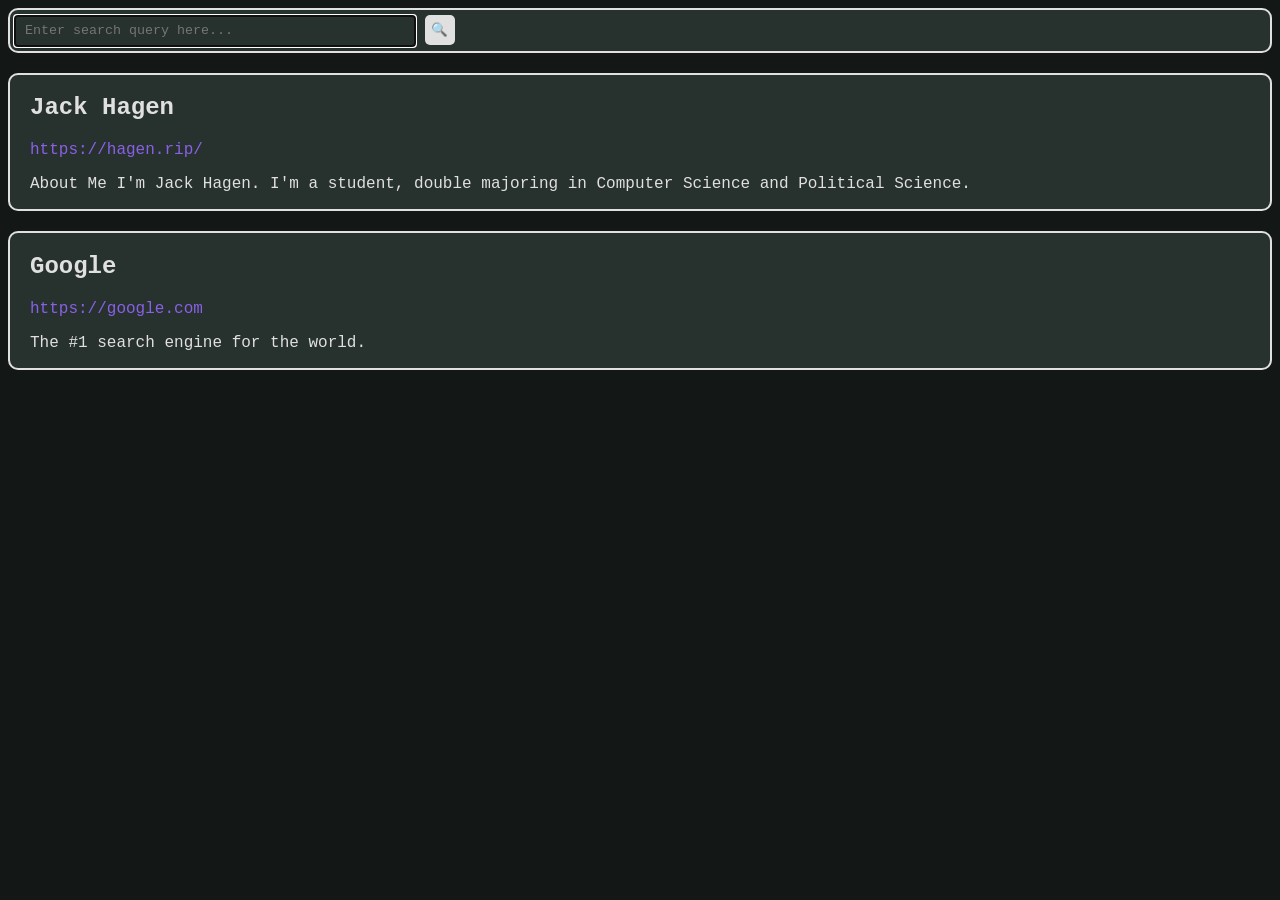
<file: search/index.html>
<!DOCTYPE html>
<html>
    <head>
        <meta charset="utf-8">
        <meta http-equiv="X-UA-Compatible" content="IE=edge">
        <title>Search Engine</title>
        <meta name="description" content="">
        <meta name="viewport" content="width=device-width, initial-scale=1">
        <link rel="stylesheet" href="style.css">
    </head>
    <body>
        <div id="search-header">
            <form action="#">
                <input id="search-input" type="search" placeholder=" Enter search query here..." autofocus>
                <input id="submit-btn" type="submit" value="🔍">
            </form>
        </div>
        <div id="results-container">
            <!-- Example search result format -->
            <div class="result"> <!-- Add a listener for a click -->
                <h2 class="title">Jack Hagen</h2>
                <p class="link">https://hagen.rip/</p>
                <p class="description">About Me I'm Jack Hagen. I'm a student, double majoring in Computer Science and Political Science.</p>
            </div>
            <div class="result"> 
                <h2 class="title">Google</h2>
                <p class="link">https://google.com</p>
                <p class="description">The #1 search engine for the world.</p>
            </div>
        </div>
        <script src="" async defer></script>
    </body>
</html>
</file>
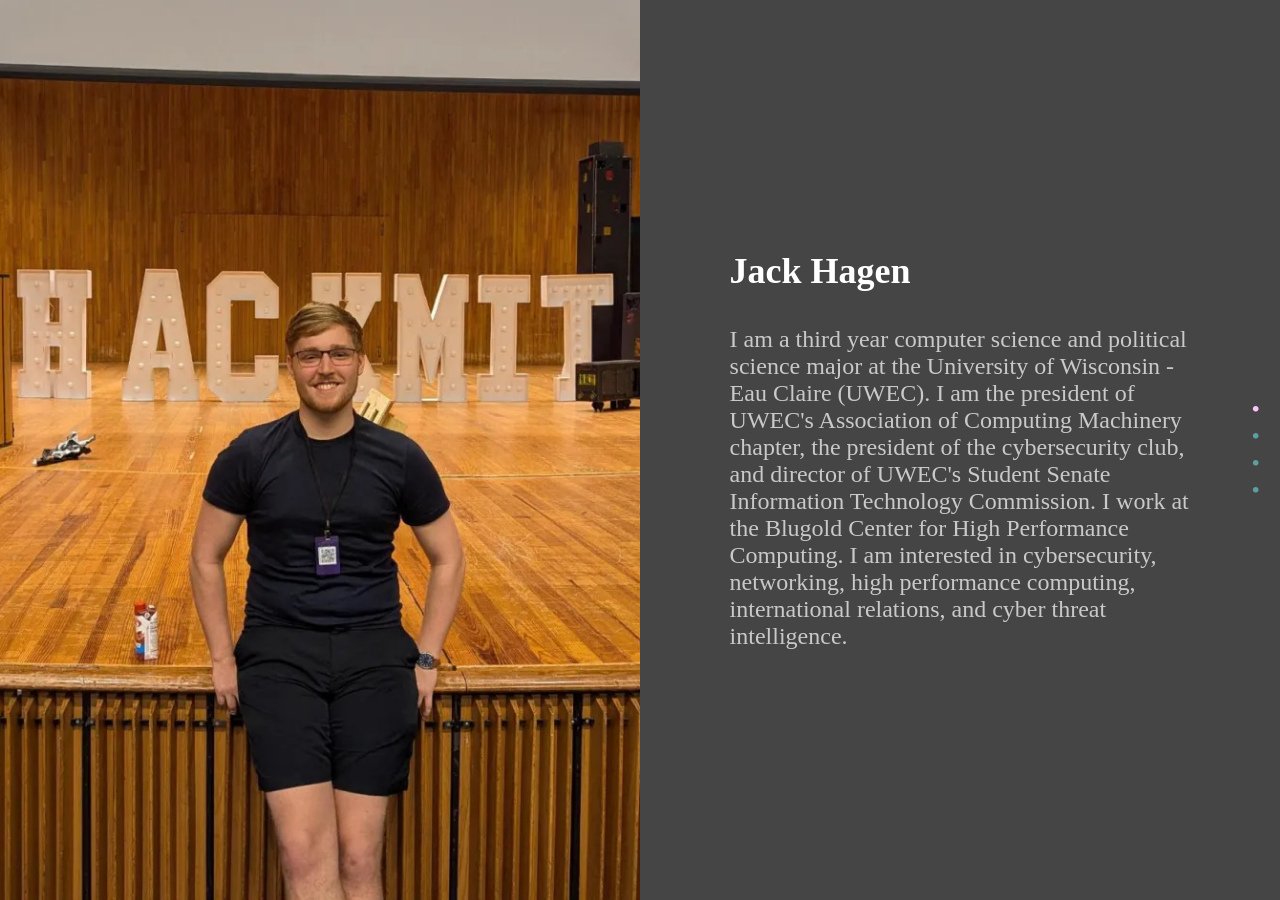
<file: templates/creators.html>
<!DOCTYPE html>
<html lang="en">
<head>
    <meta charset="UTF-8">
    <meta name="viewport" content="width=device-width, initial-scale=1.0">
    <title>Creators</title>
    <link rel="stylesheet" href="/static/css/creators.css">
    <script src="/static/js/creators.js" async defer></script>
</head>
<body>
    <div class="person" id="jack">
        <img src="/static/imgs/jack_hagen.webp" alt="Jack Hagen" class="profile-pic">
        <br>
        <div class="person-info">
            <h1 id="name">Jack Hagen</h1>
            <p id="bio">I am a third year computer science and political science major at the University of Wisconsin - Eau Claire (UWEC). I am the president of UWEC's Association of Computing Machinery chapter, the president of the cybersecurity club, and director of UWEC's Student Senate Information Technology Commission. I work at the Blugold Center for High Performance Computing. I am interested in cybersecurity, networking, high performance computing, international relations, and cyber threat intelligence.</p>
        </div>
    </div>

    <div class="person" id="aaron">
        <img src="/static/imgs/aaron_fraser.webp" alt="Aaron Fraser" class="profile-pic">
        <br>
        <div class="person-info">
            <h1 id="name">Aaron Fraser</h1>
            <p id="bio">I am currently a computer science student at University of Wisconsin Eau Claire and have just finished a year abroad in Marburg, Germany. My minor is in German and have a fluency level of B2 German. Last year, I was part of a project through UWEC with Mayo Clinic to create a web app where I taught myself Python and Flask. Now I do research in AI on campus, have joined 2 clubs, all while balancing 19 credits and an on campus job.  I am also publishing a math paper in number theory that I am excited about. I have many interests, and love learning more. I currently have a few projects, but they are still works in progress, including the search engine I am presenting with my team at this event.</p>
        </div>
    </div>

    <div class="person" id="reed">
        <img src="/static/imgs/reed_graf.jpg" alt="Reed Graf" class="profile-pic">
        <br>
        <div class="person-info">
            <h1 id="name">Reed Graf</h1>
            <p id="bio">I am a freshman college student studying computer science student at the University of Wisconsin-Eau Claire. I has a passion for server architecture and experience in networking, cloud computing, and command-line Linux.</p>
        </div>
    </div>
    
    <div class="person" id="silas">
        <img src="/static/imgs/silas_eacret.webp" alt="Silas Eacret" class="profile-pic">
        <br>
        <div class="person-info">
            <h1 id="name">Silas Eacret</h1>
            <p id="bio">I am a second-year CS major and Spanish minor at the University of Wisconsin - Eau Claire, focusing on cybersecurity and server administration. I serve as an executive board member for the Blugold Group cybersecurity club and as a contributor to many of its related projects. I am interested in a lot of different things, but right now has been focused on club projects, self-hosting setup and administration, and my work as a Student System Administrator at the Blugold Center for High Performance Computing.</p>
        </div>
    </div>
    

    <div id="bullets">
        <!--this is where the bullets get added in the js-->
    </div>




















</body>
</html>
</file>
<file: search/style.css>
:root {
    --background: rgb(19, 24, 22);
    --containers: rgb(39, 49, 45);
    --text: #e0e0e0;
}

* {
    font-family: 'Courier New', Courier, monospace;
}

html {
    background-color: var(--background);
}

/* Search Queary Text */
#search-header {
    border: 2px solid var(--text);
    border-radius: 10px;
    padding: 5px;
    background: var(--containers);
    height: fit-content;
}

#search-input {
    border: none;
    width: 400px;
    background: none;
    color: var(--text);
    height: 30px;
}

#submit-btn {
    border: none;
    border-radius: 5px;
    width: 30px;
    height: 30px;
    background-color: var(--text);
}

/* Results formatting */
#results-container {
    
}

.result {
    border: 2px solid var(--text);
    border-radius: 10px;
    padding: 0 20px 0 20px;
    margin: 20px 0 0 0;
    background: var(--containers)
}

.title {
    color: var(--text);

}

.link {
    color: rgb(137, 97, 230);
}

.link:hover {
    text-decoration: underline;
}

.description {
    color: var(--text);
}
</file>
<file: static/css/creators.css>
body {
    width: 100%;
    margin: 0;
    padding: 0;
    background-color: rgb(69, 69, 69);
    font-size: 24px;
    
}

.person {
    width: 100%;
    height: 100vh;
    display: flex;
    flex-direction: row;
    color: rgb(201, 201, 201);
    /*animation: myAnimation 1s ease-in-out forwards;
    animation-delay: .5s;*/
}

.hidden{
    display:none;
}

@keyframes myAnimation {
    from {
        opacity: 0%;
    }
    to {
        opacity: 100%;
    }
}



.profile-pic {
    width: 50%;
    height: 100%;
    object-fit: cover;
}

.person-info {
    width: 50%;
    height: 100%;
    display: flex;
    flex-direction: column;
    justify-content: center;
    box-sizing: border-box;
    padding-left:7%;
    padding-right: 7%;
    
}

h1 {
    color: white;
    font-size: 36px;
    margin-bottom: 10px;
}


.profile-pic{
    width:50%;
    height:100%;
    object-fit: cover;
    flex-shrink: 0;
    user-select: none;
}

#bullets{
    position: fixed;   
    display: flex;
    flex-direction: column;
    right: 20px;
    color:cadetblue;
    top: 50%;
    transform: translateY(-50%);
}

#bullets p {
    margin: 0;
    color: cadetblue;
    cursor: pointer;
    user-select: none;
}

/*for phones*/
@media (max-width: 768px) {
    .person {
        flex-direction: column;
    }

    .profile-pic {
        width: 100%;
        height: 50vh;
        flex-shrink: 0;
    }

    .person-info {
        width: 100%;
        height: 50vh;
        padding-left: 5%;
        padding-right: 5%;
        overflow-y: auto;
    }

    h1 {
        font-size: 24px;
    }

    body {
        font-size: 16px;
    }

    #bullets {
        right: 8px;
    }
}
</file>
